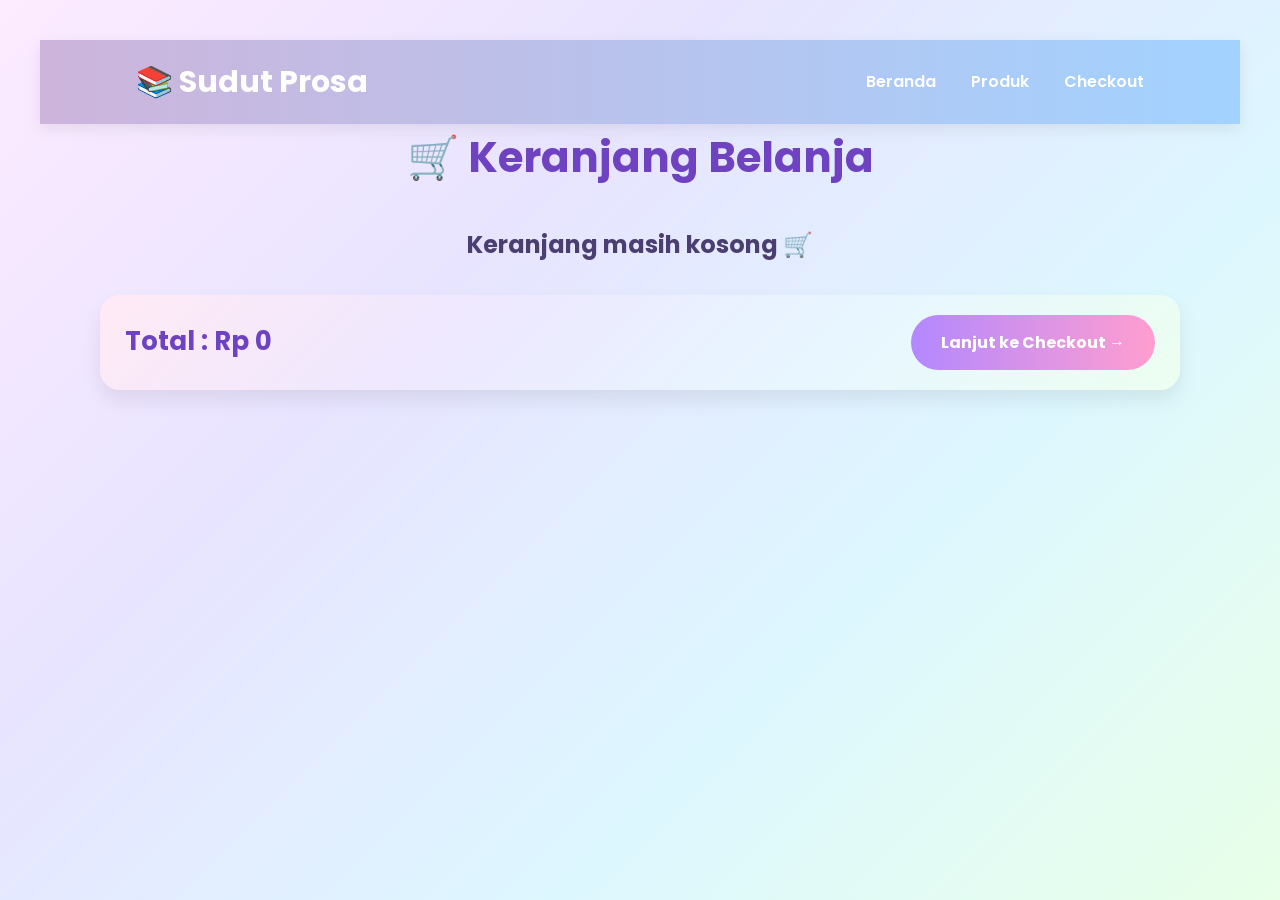
<file: cart.html>
<!DOCTYPE html>
<html lang="id">
<head>
    <meta charset="UTF-8">
    <meta name="viewport" content="width=device-width, initial-scale=1.0">
    <title>Keranjang | Sudut Prosa</title>
    <link rel="preconnect" href="https://fonts.googleapis.com">
    <link rel="preconnect" href="https://fonts.gstatic.com" crossorigin>
    <link href="https://fonts.googleapis.com/css2?family=Poppins:wght@300;400;500;600;700&display=swap" rel="stylesheet">
    <link rel="stylesheet" href="style.css">
</head>
<body class="cart-page">
<header>
<nav class="navbar">
<h2 class="logo">📚 Sudut Prosa</h2>
<ul class="menu">
<li><a href="index.html">Beranda</a></li>
<li><a href="index.html#produk">Produk</a></li>
<li><a href="checkout.html">Checkout</a></li>
</ul>
</nav>
</header>
<section class="cart-container">
<h1>🛒 Keranjang Belanja</h1>
<div id="cart-items"></div>
<div class="cart-footer">
<h2 id="total">Total : Rp 0</h2>
<button class="checkout-btn" onclick="goCheckout()">
Lanjut ke Checkout →
</button>
</div>
</section>
<script src="cart.js"></script>
</body>
</html>
</file>
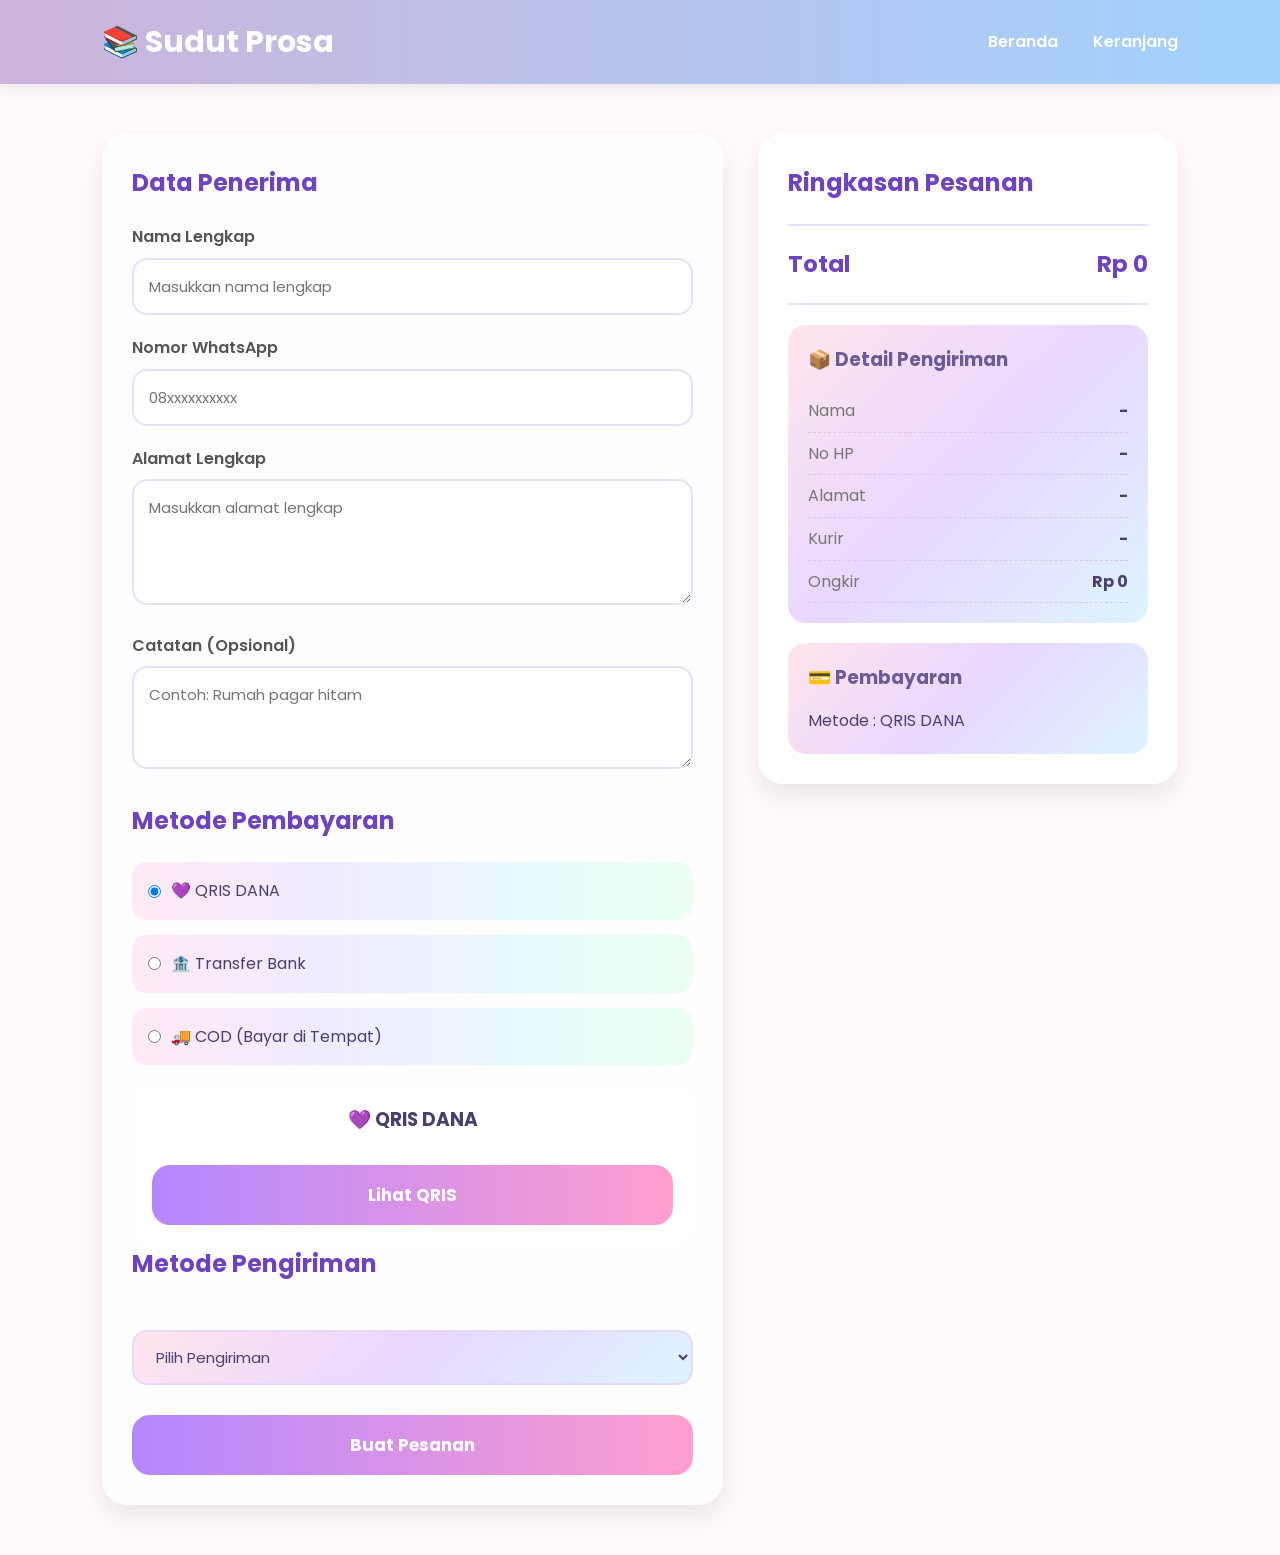
<file: checkout.html>
<!DOCTYPE html>
<html lang="id">
<head>
<meta charset="UTF-8">
<meta name="viewport" content="width=device-width, initial-scale=1.0">
<title>Checkout | Sudut Prosa</title>
<link rel="preconnect" href="https://fonts.googleapis.com">
<link rel="preconnect" href="https://fonts.gstatic.com" crossorigin>
<link href="https://fonts.googleapis.com/css2?family=Poppins:wght@300;400;500;600;700&display=swap" rel="stylesheet">
<link rel="stylesheet" href="style.css">
</head>
<body>
<header class="navbar">
<div class="logo">
📚 Sudut Prosa
</div>
<nav class="menu">
<a href="index.html">
Beranda
</a>
<a href="cart.html">
Keranjang
</a>
</nav>
</header>
<section class="checkout">
<div class="checkout-container">
<div class="checkout-form">
<h2>
Data Penerima
</h2>
<form id="checkoutForm">
<div class="form-group">
<label>
Nama Lengkap
</label>
<input 
type="text"
id="customerName"
placeholder="Masukkan nama lengkap"
required>
</div>
<div class="form-group">
<label>
Nomor WhatsApp
</label>
<input
type="tel"
id="customerPhone"
placeholder="08xxxxxxxxxx"
required>
</div>
<div class="form-group">
<label>
Alamat Lengkap
</label>
<textarea
id="customerAddress"
rows="4"
placeholder="Masukkan alamat lengkap"
required></textarea>
</div>
<div class="form-group">
<label>
Catatan (Opsional)
</label>
<textarea
id="customerNote"
rows="3"
placeholder="Contoh: Rumah pagar hitam"></textarea>
</div>
<div class="payment-box">
<h2>
Metode Pembayaran
</h2>
<div class="payment-item">
<label>
<input
type="radio"
name="payment"
value="qris"
checked>
💜 QRIS DANA
</label>
</div>
<div class="payment-item">
<label>
<input
type="radio"
name="payment"
value="bank">
🏦 Transfer Bank
</label>
</div>
<div class="payment-item">
<label>
<input
type="radio"
name="payment"
value="cod">
🚚 COD (Bayar di Tempat)
</label>
</div>
<div id="paymentDetail" class="payment-detail">
<div class="payment-info">
<h3>
💜 QRIS DANA
</h3>
<button
type="button"
class="pay-btn"
onclick="openQris()">
Lihat QRIS
</button>
</div>
</div>
</div>
<div class="shipping-box">
<h2>
Metode Pengiriman
</h2>
<select id="shipping" required>
<option value="">
Pilih Pengiriman
</option>
<option value="JNE" data-price="12000">
🚚 JNE - Rp12.000
</option>
<option value="J&T Express" data-price="10000">
🚚 J&T Express - Rp10.000
</option>
<option value="SiCepat" data-price="11000">
🚚 SiCepat - Rp11.000
</option>
<option value="AnterAja" data-price="9000">
🚚 AnterAja - Rp9.000
</option>
</select>
</div>
<button
type="submit"
class="pay-btn">
Buat Pesanan
</button>
</form>
</div>
<div class="checkout-summary">
<h2>
Ringkasan Pesanan
</h2>
<div id="checkoutItems"></div>
<hr>
<div class="summary-total">
<span>
Total
</span>
<span id="checkoutTotal">
Rp 0
</span>
</div>
<hr>
<div class="order-detail shipping-summary">
<h3>
📦 Detail Pengiriman
</h3>
<div class="summary-line">
<span>
Nama
</span>
<b id="summaryName">
-
</b>
</div>
<div class="summary-line">
<span>
No HP
</span>
<b id="summaryPhone">
-
</b>
</div>
<div class="summary-line">
<span>
Alamat
</span>
<b id="summaryAddress">
-
</b>
</div>
<div class="summary-line">
<span>
Kurir
</span>
<b id="summaryShipping">
-
</b>
</div>
<div class="summary-line">
<span>
Ongkir
</span>
<b id="shippingCost">
Rp 0
</b>
</div>
</div>
<div class="order-detail">
<h3>
💳 Pembayaran
</h3>
<p>
Metode :
<span id="summaryPayment">
QRIS DANA
</span>
</p>
<p id="summaryBank">
</p>
</div>
</div>
</div>
</section>
<div id="qrisPopup" class="desc-popup">
<div class="desc-content qris-content">
<span class="close-popup" onclick="closeQris()">
&times;
</span>
<h2>
💜 QRIS DANA
</h2>
<img
src="gambar/QR DANA.jpeg"
alt="QRIS DANA">
<p>
Silakan scan QR berikut untuk melakukan pembayaran.
</p>
<button
type="button"
class="pay-btn"
onclick="simpanQris()">
Simpan Pembayaran
</button>
</div>
</div>
<div id="bankPopup" class="desc-popup">
<div class="desc-content bank-select-box">
<span class="close-popup" onclick="closeBank()">
&times;
</span>
<h2>
🏦 Pilih Bank Transfer
</h2>
<p class="bank-subtitle">
Pilih rekening tujuan pembayaran
</p>
<div class="bank-list">
<div class="bank-card" onclick="pilihBank('BNI')">
    <div class="bank-logo">
        <img src="gambar/logo bni.png" alt="BNI">
    </div>
    <div class="bank-info">
<h3>
Bank BNI
</h3>
<p>
Transfer melalui BNI
</p>
</div>
<span>
➜
</span>
</div>
<div class="bank-card" onclick="pilihBank('Mandiri')">
    <div class="bank-logo">
        <img src="gambar/logo mandiri.png" alt="Mandiri">
    </div>
    <div class="bank-info">
<h3>
Bank Mandiri
</h3>
<p>
Transfer melalui Mandiri
</p>
</div>
<span>
➜
</span>
</div>
</div>
</div>
</div>
<div id="bankDetailPopup" class="desc-popup">
<div class="desc-content bank-detail-box">
<span class="close-popup" onclick="closeBankDetail()">
&times;
</span>
<h2 id="bankTitle">
</h2>
<p>
No Rekening
</p>
<h1 id="rekening">
</h1>
<p>
A.n. Sudut Prosa
</p>
<button
type="button"
class="pay-btn"
onclick="lanjutBayar()">
Simpan Pembayaran
</button>
</div>
</div>
<div id="successPopup" class="desc-popup">
    <div class="desc-content invoice-box">
        <h2>📚 Sudut Prosa</h2>
        <p class="invoice-title">
            Invoice Pesanan
        </p>
        <hr>
        <div class="invoice-row">
            <span>No Pesanan</span>
            <b id="invoiceNumber">-</b>
        </div>
        <div class="invoice-row">
            <span>Tanggal</span>
            <b id="invoiceDate">-</b>
        </div>
        <hr>
        <div class="invoice-row">
            <span>Nama</span>
            <b id="invoiceName">-</b>
        </div>
        <div class="invoice-row">
            <span>No WhatsApp</span>
            <b id="invoicePhone">-</b>
        </div>
        <div class="invoice-row">
            <span>Alamat</span>
            <b id="invoiceAddress">-</b>
        </div>
        <div class="invoice-row">
            <span>Pengiriman</span>
            <b id="invoiceShipping">-</b>
        </div>
        <div class="invoice-row">
            <span>Pembayaran</span>
            <b id="invoicePayment">-</b>
        </div>
        <hr>
        <h3>📚 Daftar Pesanan</h3>
        <div id="invoiceItems"></div>
        <hr>
        <div class="invoice-row">
            <span>Subtotal</span>
            <b id="invoiceSubtotal">Rp 0</b>
        </div>
        <div class="invoice-row">
            <span>Ongkir</span>
            <b id="invoiceOngkir">Rp 0</b>
        </div>
        <div class="invoice-row total">
            <span>Total</span>
            <b id="invoiceTotal">Rp 0</b>
        </div>
        <div class="invoice-success">
            ✅ Pesanan Berhasil
            <p>
                Terima kasih telah berbelanja di
                <b>Sudut Prosa</b> ❤️
            </p>
        </div>
        <button
type="button"
class="pay-btn"
onclick="printInvoice()">
🖨 Cetak Invoice
</button>
<button
id="finishOrder"
class="pay-btn">
🏠 Kembali ke Beranda
</button>
    </div>
</div>
<script src="checkout.js"></script>
</body>
</html>
</file>
<file: style.css>
*{
    margin:0;
    padding:0;
    box-sizing:border-box;
    font-family:'Poppins',sans-serif;
}
html{
    scroll-behavior:smooth;
}
body{
    background:#FFF9FC;
    color:#4B3F72;
    line-height:1.6;
}
header{
    position:sticky;
    top:0;
    z-index:1000;
}
.navbar{
    width:100%;
    padding:18px 8%;
    display:flex;
    justify-content:space-between;
    align-items:center;
    background:linear-gradient(
        90deg,
        #CDB4DB,
        #A2D2FF
    );
    box-shadow:0 5px 15px rgba(0,0,0,.08);
}
.logo{
    color:white;
    font-size:30px;
    font-weight:700;
}
.menu{
    display:flex;
    gap:35px;
    list-style:none;
}
.menu a{
    text-decoration:none;
    color:white;
    font-weight:600;
    transition:.3s;
}
.menu a:hover{
    color:#FFE5EC;

}
.cart-link{
    text-decoration:none;
}
#cartBtn{
    background:#BDE0BE;
    color:#4B3F72;
    border:none;
    padding:12px 22px;
    border-radius:30px;
    cursor:pointer;
    font-size:15px;
    font-weight:600;
    transition:.3s;
}
#cartBtn:hover{
    background:#FFE5EC;
    transform:scale(1.05);
}
#cartCount{
    background:#FF6B9A;
    color:white;
    border-radius:50%;
    padding:3px 8px;
    margin-left:8px;
}
.hero{
    min-height:85vh;
    display:flex;
    justify-content:center;
    align-items:center;
    text-align:center;
    padding:60px 20px;
    background:linear-gradient(
        135deg,
        #FFE5EC,
        #E8D7FF,
        #DDF4FF
    );
}
.hero-text{
    max-width:750px;
}
.hero h1{
    font-size:60px;
    color:#5A4E7C;
    margin-bottom:20px;
}
.hero p{
    color:#666;
    font-size:20px;
    margin-bottom:35px;
}
.btn-hero{
    display:inline-block;
    text-decoration:none;
    background:#A2D2FF;
    color:#4B3F72;
    padding:15px 38px;
    border-radius:40px;
    font-weight:600;
    transition:.3s;
}
.btn-hero:hover{
    background:#BDE0BE;
    transform:translateY(-4px);
}
.search-box{
    display:flex;
    justify-content:center;
    align-items:center;
    gap:20px;
    flex-wrap:wrap;
    padding:50px 20px;
    background:white;
}
.search-box input,
.search-box select{
    width:280px;
    padding:14px;
    border-radius:15px;
    border:2px solid #D8C8E8;
    outline:none;
    font-size:15px;
}
.search-box input:focus,
.search-box select:focus{
    border-color:#A2D2FF;
}
#produk{
    padding:70px 8%;
}
#produk h2{
    text-align:center;
    font-size:40px;
    color:#5A4E7C;
    margin-bottom:45px;
}
.products{
    display:grid;
    grid-template-columns:repeat(4,1fr);
    gap:30px;
}

@media(max-width:1024px){
    .products{
        grid-template-columns:repeat(3,1fr);
    }
}
@media(max-width:768px){
    .products{
        grid-template-columns:repeat(2,1fr);
    }
}
@media(max-width:480px){
    .products{
        grid-template-columns:repeat(2,1fr);
        gap:15px;
    }
    .card-produk{
        width:100%;
    }
    .card-produk img{
        height:200px;
    }
    .card-produk h3{
        font-size:15px;
        min-height:55px;
        padding:10px;
    }
    .harga{
        font-size:17px;
    }
}
.card-produk{
    width:260px;
    background:white;
    border-radius:20px;
    overflow:hidden;
    box-shadow:
    0 8px 20px rgba(0,0,0,.08);
    display:flex;
    flex-direction:column;
    transition:.3s;
}
.card-produk:hover{
    transform:translateY(-8px);
}
.card-produk img{
    width:100%;
    height:320px;
    object-fit:cover;
}
.card-produk h3{
    font-size:20px;
    color:#5A4E7C;
    padding:18px;
    min-height:90px;
    line-height:1.4;
}
.harga{
    color:#FF6B9A;
    font-size:22px;
    font-weight:bold;
    padding:0 18px;
}
.btn-cart,
.btn-desc{
    width:calc(100% - 36px);
    margin:10px 18px;
    padding:14px;
    border:none;
    border-radius:12px;
    cursor:pointer;
    font-size:15px;
    font-weight:600;
    transition:.3s;
}
.btn-cart{
    background:#A2D2FF;
    color:#4B3F72;
}
.btn-cart:hover{
    background:#BDE0BE;
}
.btn-desc{
    background:#CDB4DB;
    color:#4B3F72;
}
.btn-desc:hover{
    background:#BDE0BE;
    transform:translateY(-2px);
}
#tentang{
    padding:80px 10%;
    background:#FDF4FF;
    text-align:center;
}
#tentang h2{
    font-size:38px;
    color:#5A4E7C;
    margin-bottom:25px;
}
#tentang p{
    max-width:850px;
    margin:auto;
    color:#666;
    font-size:18px;
    line-height:1.8;
}
footer{
    background:linear-gradient(
        90deg,
        #CDB4DB,
        #A2D2FF
    );
    color:white;
    text-align:center;
    padding:30px 20px;
}
footer p{
    margin:6px 0;
    font-size:15px;
}
.cart-page{
    min-height:100vh;
    padding:40px;
    background:linear-gradient(
        135deg,
        #FDEBFF,
        #E8E4FF,
        #DDF7FF,
        #E8FFE8
    );
}
.cart-container{
    width:90%;
    max-width:1200px;
    margin:auto;
}
.cart-container h1{
    text-align:center;
    font-size:42px;
    color:#6F42C1;
    margin-bottom:35px;
}
#cart-items{
    display:flex;
    flex-direction:column;
    gap:25px;
}
.cart-item{
    display:flex;
    align-items:center;
    gap:25px;
    padding:25px;
    background:white;
    border-radius:25px;
    box-shadow:
    0 12px 25px rgba(0,0,0,.08);
}
.cart-img{
    width:120px;
    height:170px;
    object-fit:cover;
    border-radius:15px;
}
.cart-info{
    flex:1;
}
.cart-info h3{
    color:#6F42C1;
    font-size:24px;
    margin-bottom:10px;
}
.cart-info p{
    color:#555;
    margin:8px 0;
}
.qty-box{
    display:flex;
    align-items:center;
    gap:12px;
    margin:18px 0;
}
.qty-box strong{
    width:35px;
    text-align:center;
    color:#6F42C1;
    font-size:18px;
}
.qty-box button{
    width:42px;
    height:42px;
    border:none;
    border-radius:50%;
    background:#CDB4DB;
    color:white;
    cursor:pointer;
    font-size:18px;
    transition:.3s;
}
.qty-box button:hover{
    background:#A2D2FF;
    transform:scale(1.08);
}
.hapus-btn{
    margin-top:15px;
    padding:12px 28px;
    border:none;
    border-radius:30px;
    background:#FF7DAA;
    color:white;
    cursor:pointer;
    font-weight:600;
}
.hapus-btn:hover{
    background:#FF5F96;
}
.cart-footer{
    margin-top:30px;
    padding:20px 25px;
    display:flex;
    justify-content:space-between;
    align-items:center;
    gap:20px;
    border-radius:20px;
    background:linear-gradient(
        135deg,
        #FFEAF5,
        #EEE8FF,
        #E7F6FF,
        #ECFFF0
    );
    box-shadow:
    0 10px 20px rgba(0,0,0,.08);
}
.cart-footer h2{
    color:#6F42C1;
}
#total{
    font-size:26px;
    color:#6F42C1;
    font-weight:700;
}
.checkout-btn{
    padding:15px 30px;
    border:none;
    border-radius:40px;
    cursor:pointer;
    color:white;
    font-size:16px;
    font-weight:700;
    background:linear-gradient(
        90deg,
        #B388FF,
        #FF9ECF,
        #84D8FF,
        #9AE6B4
    );
    background-size:300%;
    animation:gradientMove 6s linear infinite;
    transition:.3s;
}
.checkout-btn:hover{
    transform:translateY(-4px);
}
@media(max-width:768px){
    .cart-page{
        padding:20px;
    }
    .cart-item{
        flex-direction:column;
        text-align:center;
    }
    .cart-footer{
        flex-direction:column;
    }
    .checkout-btn{
        width:100%;
    }
}
.checkout{
    padding:50px 8%;
}
.checkout-container{
    max-width:1300px;
    margin:auto;
    display:grid;
    grid-template-columns:minmax(0,1fr) 420px;
    gap:35px;
    align-items:start;
}
.checkout-form,
.checkout-summary{
    background:rgba(255,255,255,.9);
    border-radius:25px;
    padding:30px;
    box-shadow:
    0 12px 25px rgba(0,0,0,.08);
}
.checkout-summary{
    position:sticky;
    top:100px;
}
.checkout-form h2,
.checkout-summary h2{
    color:#6F42C1;
    margin-bottom:22px;
}
.form-group{
    margin-bottom:20px;
}
.form-group label{
    display:block;
    margin-bottom:8px;
    font-weight:600;
    color:#555;
}
.form-group input,
.form-group textarea{
    width:100%;
    padding:15px;
    border-radius:15px;
    border:2px solid #E8DFFF;
    font-size:15px;
    outline:none;
}
.form-group input:focus,
.form-group textarea:focus{
    border-color:#A2D2FF;
}
.payment-box{
    margin-top:25px;
}
.payment-item{
    padding:16px;
    margin-bottom:15px;
    border-radius:15px;
    background:linear-gradient(
        90deg,
        #FFEAF6,
        #F0EBFF,
        #E8F7FF,
        #ECFFF1
    );
    cursor:pointer;
}
.payment-item label{
    display:flex;
    align-items:center;
    gap:10px;
}
.payment-detail{
    margin-top:20px;
    padding:20px;
    background:white;
    border-radius:18px;
    text-align:center;
}
#shipping{
    width:100%;
    margin-top:25px;
    padding:14px 18px;
    border-radius:15px;
    border:2px solid #E8D7FF;
    background:linear-gradient(
        135deg,
        #FFE5EC,
        #E8D7FF,
        #DDF4FF
    );
    color:#4B3F72;
    font-size:15px;
    cursor:pointer;
}
#shipping option{
    background:white;
    color:#4B3F72;
}
.checkout-item{
    display:flex;
    align-items:center;
    gap:18px;
    padding:15px;
    margin-bottom:15px;
    background:#FFF8FD;
    border-radius:18px;
}
.checkout-item img{
    width:90px;
    height:120px;
    object-fit:cover;
    border-radius:12px;
    flex-shrink:0;
}
.checkout-item-info{
    flex:1;
}
.checkout-item-info h3{
    color:#6F42C1;
    font-size:17px;
}
.checkout-item-info p{
    color:#555;
    font-size:14px;
}
.checkout-item-info b{
    color:#FF5A9E;
}
.order-detail{
    margin-top:20px;
    padding:20px;
    border-radius:18px;
    background:linear-gradient(
        135deg,
        #FFE5EC,
        #E8D7FF,
        #DDF4FF
    );
}
.order-detail h3{
    color:#6C5B9A;
    margin-bottom:15px;
}
.summary-line{
    display:flex;
    justify-content:space-between;
    gap:15px;
    padding:8px 0;
    border-bottom:1px dashed #D8C8EF;
}
.summary-line span{
    color:#777;
}
.summary-line b{
    color:#4B3F72;
    text-align:right;
}
.checkout-summary hr{
    border:none;
    height:2px;
    background:#E8DFFF;
    margin:20px 0;
}
.summary-total{
    display:flex;
    justify-content:space-between;
    align-items:center;
    font-size:23px;
    font-weight:700;
    color:#6F42C1;
}
.pay-btn{
    width:100%;
    margin-top:30px;
    padding:17px;
    border:none;
    border-radius:18px;
    cursor:pointer;
    color:white;
    font-size:17px;
    font-weight:700;
    background:linear-gradient(
        90deg,
        #B388FF,
        #FF9ECF,
        #84D8FF,
        #9AE6B4
    );
    background-size:300%;
    animation:gradientMove 6s linear infinite;
}
.pay-btn:hover{
    transform:translateY(-3px);
}
@media(max-width:900px){
    .checkout-container{
        grid-template-columns:1fr;
    }
    .checkout-summary{
        position:static;
    }
}
.desc-popup{
    display:none;
    position:fixed;
    inset:0;
    z-index:9999;
    justify-content:center;
    align-items:center;
    background:rgba(0,0,0,.45);
    backdrop-filter:blur(5px);
}
.desc-content{
    position:relative;
    width:90%;
    max-width:600px;
    max-height:80vh;
    overflow-y:auto;
    padding:30px;
    border-radius:25px;
    background:linear-gradient(
        135deg,
        #FFEAF5,
        #F3EBFF,
        #EAF7FF
    );
    box-shadow:
    0 15px 40px rgba(0,0,0,.18);
}
.close-popup{
    position:absolute;
    top:15px;
    right:20px;
    font-size:32px;
    color:#7A5AF8;
    cursor:pointer;
}
.close-popup:hover{
    transform:rotate(90deg);
}
.qris-content{
    text-align:center;
}
.popup-qr{
    width:220px;
    max-width:100%;
    border-radius:15px;
    margin:20px 0;
}
.bank-select-box{
    max-width:450px;
}
.bank-subtitle{
    color:#777;
    margin-bottom:20px;
}
.bank-list{
    display:flex;
    flex-direction:column;
    gap:15px;
}
.bank-card{
    display:flex;
    align-items:center;
    padding:18px;
    background:white;
    border-radius:20px;
    cursor:pointer;
    box-shadow:
    0 8px 20px rgba(0,0,0,.08);
    transition:.3s;
}
.bank-card:hover{
    transform:translateY(-3px);
}
.bank-logo{
    width:80px;
    height:60px;
    display:flex;
    justify-content:center;
    align-items:center;
    flex-shrink:0;
}
.bank-logo img{
    width:100%;
    height:100%;
    object-fit:contain;
}
.bank-info{
    flex:1;
    margin-left:18px;
}
.bank-info h3{
    color:#4B3F72;
}
.bank-info p{
    color:#777;
}
.bank-detail-box{
    text-align:center;
}
.bank-detail-box h2{
    color:#6F42C1;
}
.bank-detail-box h1{
    color:#FF5A9E;
    margin:15px 0;
}
#successPopup .desc-content{
    max-width:500px;
    text-align:center;
}
#successPopup h2{
    color:#6F42C1;
    font-size:32px;
    margin-bottom:20px;
}
#successPopup p{
    color:#555;
    line-height:1.8;
}
.desc-content::-webkit-scrollbar{
    width:8px;
}
.desc-content::-webkit-scrollbar-thumb{
    background:#C5A3FF;
    border-radius:20px;
}
@keyframes gradientMove{
    0%{
        background-position:0% 50%;
    }
    50%{
        background-position:100% 50%;
    }
    100%{
        background-position:0% 50%;
    }
}
@media(max-width:768px){
    .navbar{
        flex-direction:column;
        gap:20px;
    }
    .menu{
        flex-wrap:wrap;
        justify-content:center;
        gap:20px;
    }
    .hero h1{
        font-size:34px;
    }
    .checkout-form,
    .checkout-summary{
        padding:22px;

    }
   .checkout-item{
        flex-direction:column;
        text-align:center;
    }
}
@media(max-width:480px){
    .logo{
        font-size:25px;
    }
    .hero h1{
        font-size:28px;
    }
    .menu{
        gap:15px;
        font-size:14px;
    }
    #cartBtn{
        padding:10px 18px;
    }
}
#descPopup .desc-content{
    position:relative;
    width:90%;
    max-width:650px;
    max-height:80vh;
    overflow-y:auto;
    padding:30px;
    border-radius:25px;
    background:linear-gradient(
        135deg,
        #FFEAF5,
        #F3EBFF,
        #EAF7FF
    );
    box-shadow:0 15px 40px rgba(0,0,0,.18);
}
#descPopup .popup-info{
    display:grid;
    grid-template-columns:repeat(2,1fr);
    gap:15px;
    margin-bottom:20px;
}
#descPopup .popup-info p{
    padding:15px;
    border-radius:15px;
    background:#F8F4FF;
    border:2px solid #E7DFFF;
    color:#555;
}
#descPopup .popup-desc{
    padding:20px;
    background:white;
    border-radius:18px;
}
#descPopup .desc-content::-webkit-scrollbar{
    width:8px;
}
#descPopup .desc-content::-webkit-scrollbar-thumb{
    background:#C5A3FF;
    border-radius:20px;
}
.invoice-box{
    max-width:650px;
    width:90%;
    max-height:80vh;
    overflow-y:auto;
    text-align:left;
    padding:30px;
}
.invoice-box h2{
    text-align:center;
    color:#6F42C1;
    margin-bottom:5px;
}
.invoice-title{
    text-align:center;
    color:#777;
    margin-bottom:20px;
}
.invoice-box hr{
    border:none;
    border-top:2px dashed #DCCEF9;
    margin:18px 0;
}
.invoice-row{
    display:flex;
    justify-content:space-between;
    align-items:flex-start;
    gap:20px;
    padding:8px 0;
}
.invoice-row span{
    color:#666
}
.invoice-row b{
    color:#4B3F72;
    text-align:right;
}
.invoice-row.total{
    font-size:20px;
    font-weight:700;
    color:#6F42C1;
}
#invoiceItems{
    margin-top:15px;
}
.invoice-item{
    display:flex;
    justify-content:space-between;
    align-items:flex-start;
    padding:12px 0;
    border-bottom:1px dashed #E8DFFF;
}
.invoice-item:last-child{
    border-bottom:none;
}
.invoice-item-name{
    flex:1;
    color:#4B3F72;
}
.invoice-item-price{
    font-weight:600;
    color:#FF5A9E;
    text-align:right;
}
.invoice-success{
    margin-top:25px;
    padding:18px;
    border-radius:18px;
    text-align:center;
    background:linear-gradient(
        135deg,
        #FFEAF5,
        #F3EBFF,
        #EAF7FF
    );
}
.invoice-success p{
    margin-top:10px;
    color:#555;
}
@media print{
    body *{
        visibility:hidden;
    }
    #successPopup,
    #successPopup *{
        visibility:visible;
    }
    #successPopup{
        position:fixed;
        inset:0;
        background:white;
        display:flex !important;
        justify-content:center;
        align-items:flex-start;
        padding:20px;
    }
    .invoice-box{
        width:700px;
        max-width:100%;
        background:white;
        box-shadow:none;
        border:none;
    }
    .pay-btn,
    .close-popup{
        display:none !important;
    }
}
.invoice-box .pay-btn{
    display:block;
    width:100%;
    margin-top:15px;
}
.invoice-box .pay-btn:last-child{
    margin-bottom:5px;
}
.popup-qr{
    width:220px;
    max-width:100%;
    height:auto;
    display:block;
    margin:20px auto;
    border-radius:15px;
}
.qris-content{
    max-width:420px;
    width:90%;
    text-align:center;
}
.qris-content img{
    width:220px;
    height:auto;
    object-fit:contain;
}
.about-container{
    display:flex;
    justify-content:center;
    gap:35px;
    flex-wrap:wrap;
}
.about-box,
.contact-box{
    flex:1;
    min-width:300px;
    max-width:500px;
    padding:35px;
    border-radius:25px;
    background:linear-gradient(135deg,#FFEAF5,#EAF7FF);
}
@media(max-width:768px){
.about-container{
    flex-direction:column;
}
.about-box,
.contact-box{
    max-width:100%;
}
}
</file>
